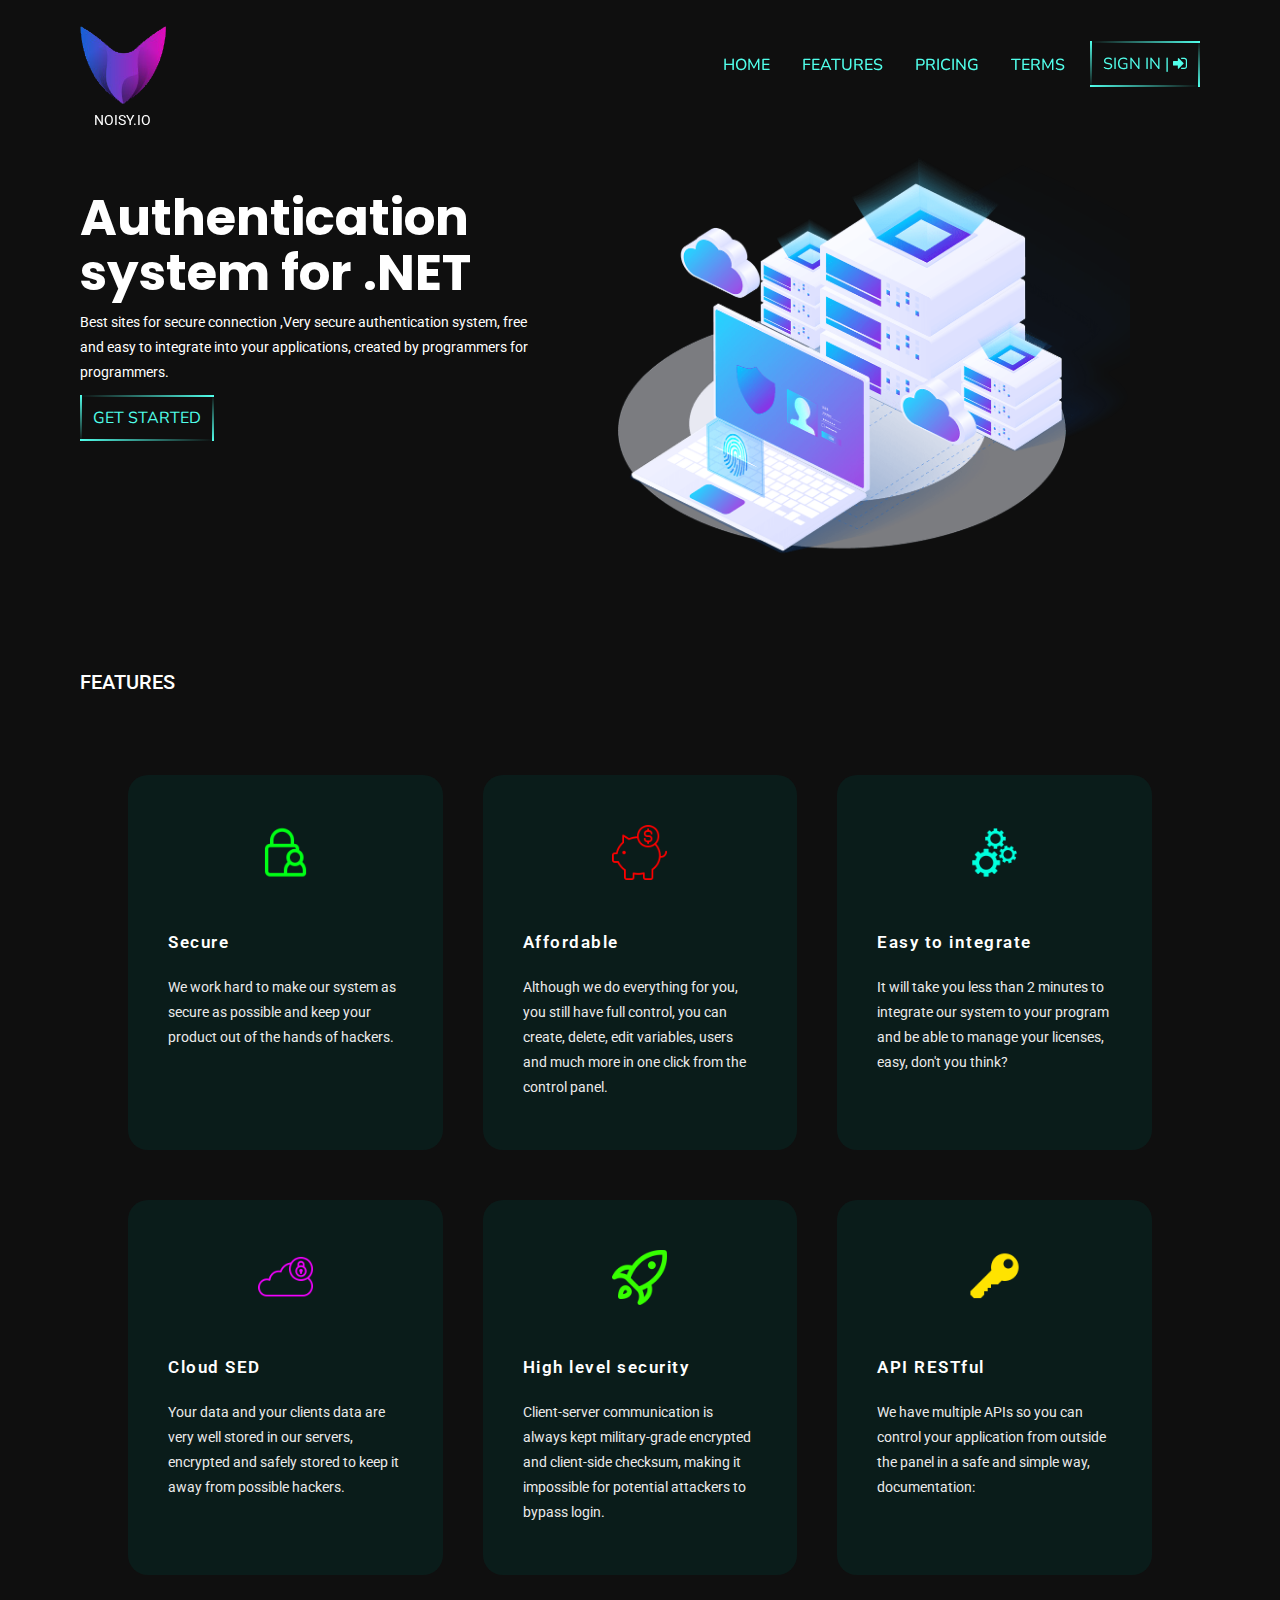
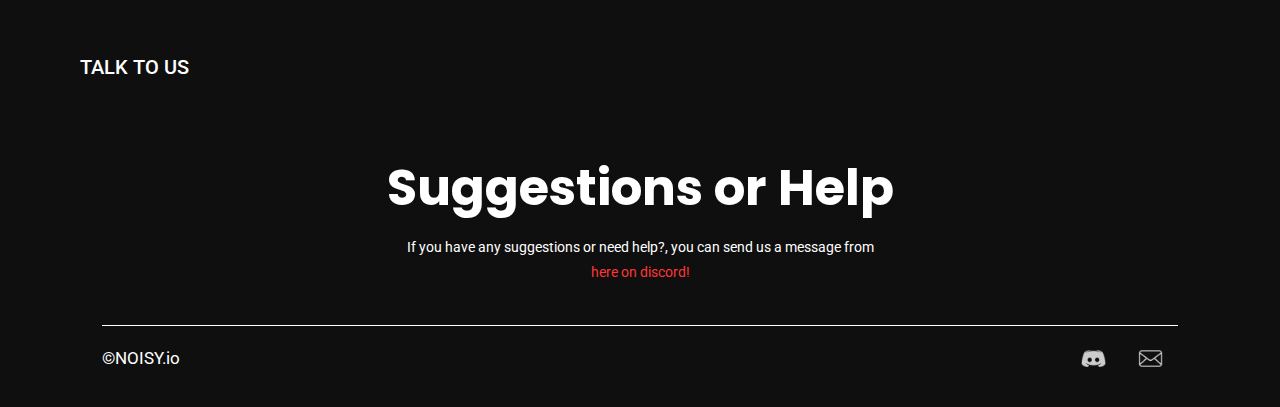
<file: index.html>
<!DOCTYPE html>
<html lang="en">

<head>
    <meta charset="UTF-8">
    <meta http-equiv="X-UA-Compatible" content="IE=edge">
    <meta name="viewport" content="width=device-width, initial-scale=1.0">
    <link rel="stylesheet" href="main.css">
    <link rel="stylesheet" href="https://cdnjs.cloudflare.com/ajax/libs/font-awesome/4.7.0/css/font-awesome.min.css">
    <title>Document</title>
</head>

<body>
    <header>
        <div class="logo"><img src="images1/logo.png" alt="Logo">
            <p class="text-small">Noisy.io</p>
        </div>
        <nav class="top-nav">
            <div class="links">
                <a href="#home">home</a>
                <a href="#feature">features</a>
                <a href="#">pricing</a>
                <a href="terms.html" >terms</a>
            </div>
            <div class="sign-in">
                <a href="login.php" class="login-btn">
                    <span></span>
                    <span></span>
                    <span></span>
                    <span></span>
                    sign in | <i class="fa fa-sign-in" aria-hidden="true"></i>
                </a>
            </div>
        </nav>
    </header>
    <main>
        <!-- INTRO SECTION STARTS -->
        <div id="home"></div>
        <section id="intro">
            <div class="description">
                <!-- optional: documentation add in future-->
                <p class="text-extra-large">Authentication system for .NET</p>
                <p class="text-small">Best sites for secure connection ,Very secure authentication system, free and easy
                    to integrate into your applications, created by programmers for programmers.</p>
                <div class="sign-in">
                    <a href="#" class="login-btn">
                        <span></span>
                        <span></span>
                        <span></span>
                        <span></span>
                        get started
                    </a>
                </div>
            </div>
            <div class="intro-img">
                <img src="images1/main.png" alt="">
            </div>
        </section>
        <!--   INTRO SECTION ENDS   -->
        <!-- ---------------------- -->
        <!-- FEATURE SECTION STARTS -->
        <p class="text-large" style="margin: 80px; font-size: 2rem; font-weight: 500;" id="feature">
            FEATURES</p>
        <section class="features">
            <div class="grid-sections">
                <img src="images1/user-lock.png">
                <p class="feature-title text-large">Secure</p>
                <p class="feature-description text-small">We work hard to make our system as secure as possible and keep
                    your
                    product out of the hands of hackers.</p>
            </div>
            <div class="grid-sections">
                <img src="images1/saving.png">
                <p class="feature-title text-large">Affordable</p>
                <p class="feature-description text-small">Although we do everything for you, you still have full
                    control, you can create, delete, edit variables, users and much more in one click from the control
                    panel.</p>
            </div>
            <div class="grid-sections">
                <img src="images1/setting.png">
                <p class="feature-title text-large">Easy to integrate</p>
                <p class="feature-description text-small">It will take you less than 2 minutes to integrate our system
                    to your program and be able to manage your licenses, easy, don't you think?</p>
            </div>
            <div class="grid-sections">
                <img src="images1/cloud.png">
                <p class="feature-title text-large">Cloud SED</p>
                <p class="feature-description text-small">Your data and your clients data are very well stored in our
                    servers, encrypted and safely stored to keep it away from possible hackers.</p>
            </div>
            <div class="grid-sections">
                <img src="images1/rocket.png">
                <p class="feature-title text-large">High level security</p>
                <p class="feature-description text-small">Client-server communication is always kept military-grade
                    encrypted and client-side checksum, making it impossible for potential attackers to bypass login.
                </p>
            </div>
            <div class="grid-sections">
                <img src="images1/key.png">
                <p class="feature-title text-large">API RESTful</p>
                <p class="feature-description text-small">We have multiple APIs so you can control your application from
                    outside the panel in a safe and simple way, documentation: </p>
            </div>
        </section>
        <p class="text-large" style="margin: 80px; font-size: 2rem; font-weight: 500;">
            TALK TO US</p>
        <section class="talk-to-us">
            <p class="text-extra-large">Suggestions or Help</p>
            <p class="text-small">If you have any suggestions or need help?, you can send us a message from</p>
            <a href="#" class="text-small">here on
                discord!</a>
        </section>
    </main>
    <footer>
        <p class="company-name text-large">&#169;NOISY.io</p>
        <div class="links">
            <a href="#"><img src="images1/discord.png" alt=""></a>
            <a href="#"><img src="images1/email.png" alt=""></a>
        </div>
    </footer>
    <script type="text/javascript">
        window.addEventListener("scroll", function () {
            var header = document.querySelector("header");
            header.classList.toggle("sticky", window.scrollY > 0);
        })
    </script>
</body>

</html>
</file>
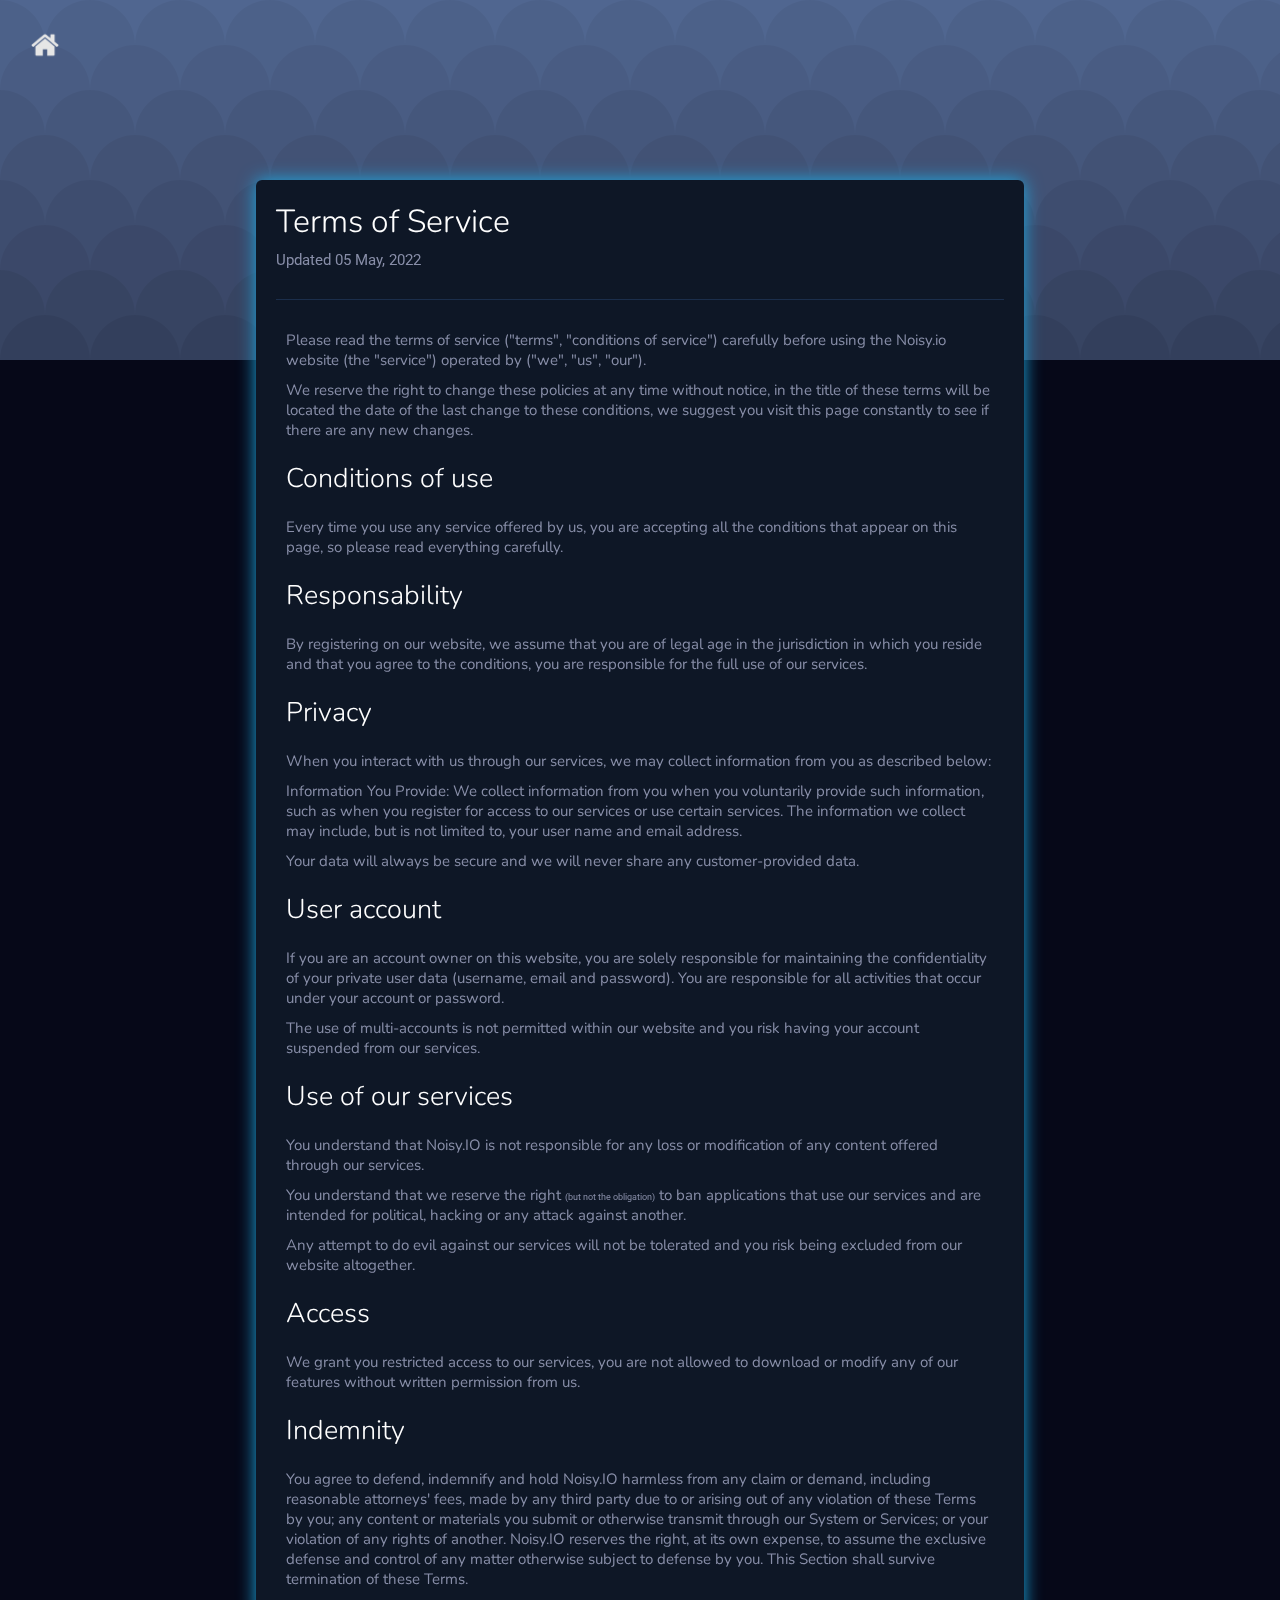
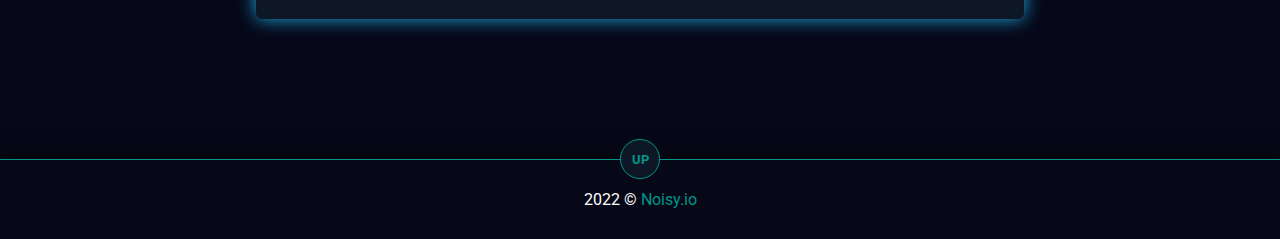
<file: terms.html>
<!DOCTYPE html>
<html lang="en">

<head>
    <meta charset="UTF-8">
    <meta http-equiv="X-UA-Compatible" content="IE=edge">
    <meta name="viewport" content="width=device-width, initial-scale=1.0">
    <link rel="stylesheet" href="style.css">
    <title>Terms & Condition</title>
</head>

<body>
    <div class="background">
        <img src="images1/home.png" id="home" >
    </div>
    <div class="lower-background">
        <div class="content">
            <header name="top">
                <h2>Terms of Service</h2>
                <p id="date">Updated 05 May, 2022</p>
            </header>
            <div class="container">
                <p class="text-small">Please read the terms of service ("terms", "conditions of service") carefully
                    before using the Noisy.io website (the "service") operated by ("we", "us", "our").</p>
                <p class="text-small">We reserve the right to change these policies at any time without notice, in
                    the title of these terms will be located the date of the last change to these conditions, we
                    suggest you visit this page constantly to see if there are any new changes.</p>
                <p class="text-large">Conditions of use</p>
                <p class="text-small">Every time you use any service offered by us, you are accepting all the
                    conditions that appear on this page, so please read everything carefully.</p>
                <p class="text-large">Responsability</p>
                <p class="text-small">By registering on our website, we assume that you are of legal age in the
                    jurisdiction in which you reside and that you agree to the conditions, you are responsible for
                    the full use of our services.</p>
                <p class="text-large">Privacy</p>
                <p class="text-small">When you interact with us through our services, we may collect information
                    from you as described below:</p>
                <p class="text-small">Information You Provide: We collect information from you when you voluntarily
                    provide such information, such as when you register for access to our services or use certain
                    services. The information we collect may include, but is not limited to, your user name and
                    email address.
                </p>
                <p class="text-small">Your data will always be secure and we will never share any customer-provided
                    data.
                </p>
                <p class="text-large">User account</p>
                <p class="text-small">
                    If you are an account owner on this website, you are solely responsible for maintaining the
                    confidentiality of your private user data (username, email and password). You are responsible
                    for all activities that occur under your account or password.
                </p>
                <p class="text-small">
                    The use of multi-accounts is not permitted within our website and you risk having your account
                    suspended from our services.
                </p>
                <p class="text-large">
                    Use of our services
                </p>
                <p class="text-small">
                    You understand that Noisy.IO is not responsible for any loss or modification of any content
                    offered through our services.
                </p>
                <p class="text-small">
                    You understand that we reserve the right <small>(but not the obligation)</small> to ban
                    applications that use our services and are intended for political, hacking or any attack against
                    another.
                </p>
                <p class="text-small">
                    Any attempt to do evil against our services will not be tolerated and you risk being excluded
                    from our website altogether.
                </p>
                <p class="text-large">Access</p>
                <p class="text-small">
                    We grant you restricted access to our services, you are not allowed to download or modify any of
                    our features without written permission from us.
                </p>
                <p class="text-large">Indemnity</p>
                <p class="text-small">
                    You agree to defend, indemnify and hold Noisy.IO harmless from any claim or demand, including
                    reasonable attorneys' fees, made by any third party due to or arising out of any violation of
                    these Terms by you; any content or materials you submit or otherwise transmit through our System
                    or Services; or your violation of any rights of another. Noisy.IO reserves the right, at its
                    own expense, to assume the exclusive defense and control of any matter otherwise subject to
                    defense by you. This Section shall survive termination of these Terms.
                </p>
            </div>
        </div>
        <a href="#top">
            <div class="up-button">
                <p>UP</p>
            </div>
        </a>
        <footer>2022 &copy; <span class="website">Noisy.io</span></footer>
    </div>
</body>

</html>
</file>
<file: main.css>
@import url('https://fonts.googleapis.com/css2?family=Nunito:wght@400;500&display=swap');
@import url('https://fonts.googleapis.com/css2?family=Poppins:wght@400;500;600;700&display=swap');
@import url('https://fonts.googleapis.com/css2?family=Roboto:wght@400;500&display=swap');
/* default styles */
*{
    padding: 0;
    margin: 0;
    box-sizing: border-box;
    font-size: 62.5%;
    font-family: 'Nunito', sans-serif;
    scroll-behavior: smooth;
}
.text-extra-large{
    font-size: 5rem;
    font-family: 'Poppins', sans-serif;
    font-weight: 700;
    color:white;
    line-height: 55px;
}
.text-large{
    font-size: 1.7rem;
    font-family: 'Roboto', sans-serif;
    color: white;
    line-height: 25px;
}
.text-small{
    font-size: 1.4rem;
    font-family: 'Roboto', sans-serif;
    color: white;
    line-height: 25px;
}
body{
    background-color: rgb(15, 15, 15);
    /* padding-bottom: 8000px; */
}
a{text-decoration: none;}

/* styling of the header or navigation bar */
header{
    position: fixed;
    top: 0;
    left: 0;
    right: 0;
    display: flex;
    justify-content: space-between;
    height: 130px;
    transition: all 0.15s ease-in;
    z-index: 100;
}
.logo{
    display: flex;
    margin: auto 80px;
    flex-direction: column;
    text-align: center;
    height: 60%;
}
.logo img{
    height: 100%;
    animation:logo-animation 2s linear infinite;
}
.logo p{
    text-transform: uppercase;
    width: 100%;
    margin-top: 4px;
}
.top-nav{
    display: flex;
    align-items: center;
    gap:10px;
}
.links a{
    text-decoration: none;
    font-size: 1.6rem;
    font-weight: 500;
    margin: 15px;
    color: #51ffeb;
    text-transform: uppercase;
}

.sign-in{
    margin-right: 80px;
}
.login-btn{
    display: inline-block;
    position: relative;
    text-transform: uppercase;
    text-decoration: none;
    color: #51ffeb;
    font-size: 1.6rem;
    padding: 12px 13px;
    overflow: hidden;
    transition: color 0.5s, background-color 0.5s;

}

.login-btn:hover{
    background-color: #51ffeb;
    color: black;
    -webkit-box-reflect: below 0px linear-gradient(to bottom, transparent, rgba(0,0,0,0.3));
}

.login-btn span:nth-child(1){
    top: 0;
    left: 0;
    width: 100%;
    height: 2px;
    background: linear-gradient(90deg,transparent, #51ffeb);
    animation: animate1 0.5s linear infinite;
}

.login-btn span:nth-child(2){
    top: 0;
    right: 0;
    width: 2px;
    height: 100%;
    background: linear-gradient(180deg,transparent, #51ffeb);
    animation: animate2 0.5s linear infinite;
    animation-delay: 0.25s;
}

.login-btn span:nth-child(3){
    bottom: 0;
    right: 0;
    width: 100%;
    height: 2px;
    background: linear-gradient(270deg,transparent, #51ffeb);
    animation: animate3 0.5s linear infinite;
    animation-delay: 0.5s;
}

.login-btn span:nth-child(4){
    bottom: 0;
    left: 0;
    width: 2px;
    height: 100%;
    background: linear-gradient(360deg,transparent, #51ffeb);
    animation: animate4 0.5s linear infinite;
    animation-delay: 0.75s;
}
.login-btn span{
    position: absolute;
    display: block;
}
/* designing of sticky bar starts from here */
.sticky{
    background-color: rgba(0, 0, 0,0.8);
}
.sticky .links a{
    color: rgb(255, 255, 255);
}
.sticky .login-btn{
    color: rgb(255, 255, 255);
}
.sticky .login-btn:hover{
    background-color: #51ffeb;
    color: black;
    -webkit-box-reflect: below 0px linear-gradient(to bottom, transparent, rgba(0,0,0,0.3));
}
/* navigation bar animations */
@keyframes logo-animation {
    0%{
        transform: translateY(0px);
        /* filter: drop-shadow(100px,10px,15px,rgb(255, 255, 255)); */
    }
    25%{
        transform: translateY(2px);
    }
    50%{
        transform: translateY(0px);
    }
    75%{
        transform: translateY(-2px);
    }
    100%{
        transform: translateY(0px);
    }
}

@keyframes animate1 {
    0%{
        left:-100%;
    }
    100%{
        filter: contrast(200%);
        filter: hue-rotate(90deg);
        left: 100%;
    }
}

@keyframes animate2 {
    0%{
        top:-100%;
    }
    100%{
        filter: contrast(300%);
        filter: hue-rotate(180deg);
        top: 100%;
    }
}

@keyframes animate3 {
    0%{
        right:-100%;
    }
    100%{
        filter: contrast(400%);
        filter: hue-rotate(270deg);
        right: 100%;
    }
}

@keyframes animate4 {
    0%{
        bottom:-100%;
    }
    100%{
        filter: contrast(500%);
        filter: hue-rotate(360deg);
        bottom: 100%;
    }
}

/*-----------INTRO SECTION---------------*/
#home{
    height: 130px;
    display: block;
}
#intro{
    display: flex;
    justify-content: space-between;
    margin-top: 60px;
}
.description{
    display: flex;
    flex-direction: column;
    margin-left: 80px;
    width:480px;
    gap: 10px;
}
.intro-img{
    display: inline-block;
    height: 400px;
    width: 600px;
    margin-right: 150px;
}
.intro-img img{
    position: relative;
    top:-100px;
    left: 0;
    width:100%;

    animation:logo-animation 2s linear infinite;
}
/* .description a{
    align-self: baseline;
    margin: 10px 10px;
    font-weight: 500;
    background-color: white;
    color: black;
    font-size: 1.4rem;
    text-decoration: none;
    text-transform: uppercase;
    padding: 12px 10px;
} */

.get-started:hover{
    background-color: transparent;
    color: #51ffeb;
    -webkit-box-reflect: below 0px linear-gradient(to bottom, transparent, rgba(0,0,0,0));
}
/* feature section style starts from here */

.features{
    display: grid;
    grid-template-columns: 1fr 1fr 1fr;
    column-gap: 40px;
    row-gap: 50px;
    width: 80%;
    margin: 10px auto;
    margin-top: 40px;
}
.grid-sections{
    display: flex;
    flex-direction: column;
    background-color: rgba(0, 60, 53,0.3);
    padding: 50px 40px;
    border-radius: 20px;
    transition: all 0.3s ease;
}
.grid-sections:hover{
    transform: translateY(-8px);
    box-shadow: 0 22px 25px -18px rgba(0, 255, 225, 0.3);
}
.grid-sections img{
    width: 55px;
    align-self: center;
    margin-bottom:30px ;
}

.feature-title{
    font-weight: 600;
    letter-spacing: 1.5px;
    margin: 20px 0;
}
.feature-description{
    color: rgb(234, 234, 234);
}

/* talk to us section design */
.talk-to-us{
    display: flex;
    flex-direction: column;
    text-align: center;
    justify-content: center;
}
.talk-to-us .text-extra-large{
    margin-bottom: 20px;
}

.talk-to-us a{
    color: rgb(255, 53, 53);
}

.talk-to-us a:hover{
    filter: brightness(80%);
}

/* footer styling */
footer{
    display: flex;
    justify-content: space-between;
    text-align: center;
    margin: 0 auto;
    margin-top: 40px;
    padding-top: 20px;
    padding-bottom: 30px;
    width: 84%;
    border-top: 1.5px solid white;
}
footer img{
    filter: brightness(80%);
    width: 25px;
}
/*
:::::::::::::::::::::::::::::::::::::::::::::::::::::::::::::::::::::
::::::::::::::::                                     ::::::::::::::::
::::::::::::::::    Responsive Design Starts Here    ::::::::::::::::
::::::::::::::::                                     ::::::::::::::::
:::::::::::::::::::::::::::::::::::::::::::::::::::::::::::::::::::::
*/

/* mobile size */
@media (max-width: 650px) {
    .features{
        grid-template-columns: 1fr;
        row-gap: 25px;
        column-gap: 0px;
    }
    .intro-img{
        visibility: hidden;
    }
}
/* tablet size */
@media  (min-width: 650px) and (max-width: 1000px) {
    .features{
        grid-template-columns: 1fr 1fr;
        row-gap: 20px;
    }
    .intro-img{
        display: none;
    }
}

@media (min-width: 1000px){
    .features{
        grid-template-columns: 1fr 1fr 1fr;
    }
}
/* @media (min-width: 1000px) {
    .features{
        grid-template-columns: 1fr 1fr 1fr 1fr;
    }
} */
</file>
<file: style.css>
@import url('https://fonts.googleapis.com/css2?family=Roboto:wght@400;500&display=swap');
@import url('https://fonts.googleapis.com/css2?family=Nunito:wght@400;500&display=swap');
*{
    margin: 0;
    padding: 0;
    box-sizing: border-box;
    font-family: 'Roboto', sans-serif;
    font-size: 62.5%;
    /* cursor: url(https://cur.cursors-4u.net/cursors/cur-8/cur736.ani), url(https://cur.cursors-4u.net/cursors/cur-8/cur736.png), auto !important; */
}
html{
    scroll-behavior: smooth;
}
#home{
    color: black;
    position: absolute;
    width: 30px;
    top: 30px;
    left: 30px;
    filter :brightness(90%);
    cursor: pointer;
    transition: width 0.15s ease-in;
}
#home:hover{
    filter: brightness(100%);
    width: 34px;
    /* top: 29px;
    left: 29px; */
}

.background{
    position: fixed;
    top:0;
    height: 100%;
    width: 100%;
    background-image: url("images/d.svg");
    background-repeat: repeat-x;
    z-index: -1;
}

.lower-background{
    margin-top: 40vh;
    background-color: rgb(6, 8, 24);
}
.content{
    width: 60vw;
    background-color: #0e1726;
    margin: auto;
    transform: translateY(-20vh);
    border-radius: 6px;
    box-shadow: 0 0 18px rgb(29, 170, 226);
}
h2{
    color: white;
    font-weight: 300;
    font-family: 'Nunito', sans-serif;
    font-size: 3.2rem;
}
#date{
    margin-top: 8px;
    color: #888ea8;
    font-size: 1.5rem;
}
header{
    margin: 0px 20px;
    padding: 30px 0;
    padding-top: 20px;
    border-bottom: .7px solid #1b2e4b;
}
.container{
    padding: 20px 30px;
}
.text-small{
    color: #888ea8;
    font-size: 1.5rem;
    font-family: 'Nunito', sans-serif;
    margin: 10px 0;
}
.text-large{
    color: white;
    font-weight: 300;
    font-family: 'Nunito', sans-serif;
    font-size: 2.7rem;
    margin: 20px 0;
}
footer{
    margin-top: -80px;
    color: white;
    font-size: 1.6rem;
    text-align: center;
    padding: 30px 0;
    border-top: 1px solid #009688;
    box-shadow: 0 0 18px black;
}
.website, .up-button{
    color: white;
    font-size: 1.6rem;
    color: #009688;
}

.up-button{
    width: 40px;
    font-size: 2.0rem;
    font-weight: bold;
    margin: auto;
    padding-top: 12px;
    text-align: center;
    height: 40px;
    justify-content: center;
    transform: translateY(-60px);
    border-radius: 25px;
    border: 1px solid #009688;
    background-color: #0e1726;
    cursor: pointer;
}
a{
    text-decoration: none;
}

@media only screen and (max-width: 961px){
    .content{
        width: 100vw;
        box-shadow: 0 8px 5px rgba(0, 0, 0, 0.4);
        transition: width 0.5s cubic-bezier(0.075, 0.82, 0.165, 1);
    }
    .lower-background{
        margin-top: 30vh;
    }
}
</file>
